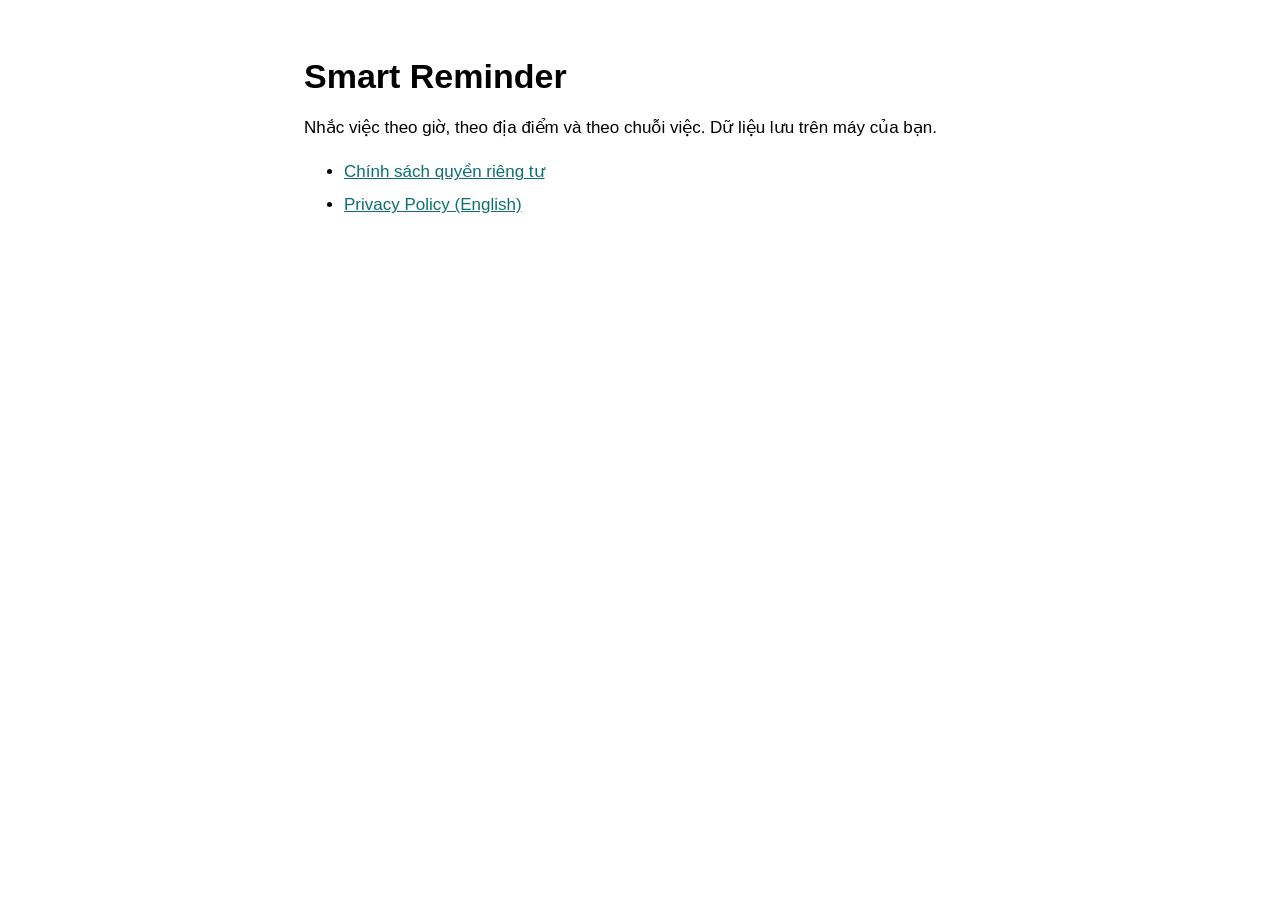
<file: index.html>
<!doctype html>
<html lang="vi">
<head>
<meta charset="utf-8">
<meta name="viewport" content="width=device-width, initial-scale=1">
<title>Smart Reminder</title>
<link rel="stylesheet" href="style.css">
</head>
<body>
<main>
<h1>Smart Reminder</h1>
<p>Nhắc việc theo giờ, theo địa điểm và theo chuỗi việc. Dữ liệu lưu trên máy của bạn.</p>
<ul>
<li><a href="privacy/">Chính sách quyền riêng tư</a></li>
<li><a href="privacy/en.html">Privacy Policy (English)</a></li>
</ul>
</main>
</body>
</html>
</file>
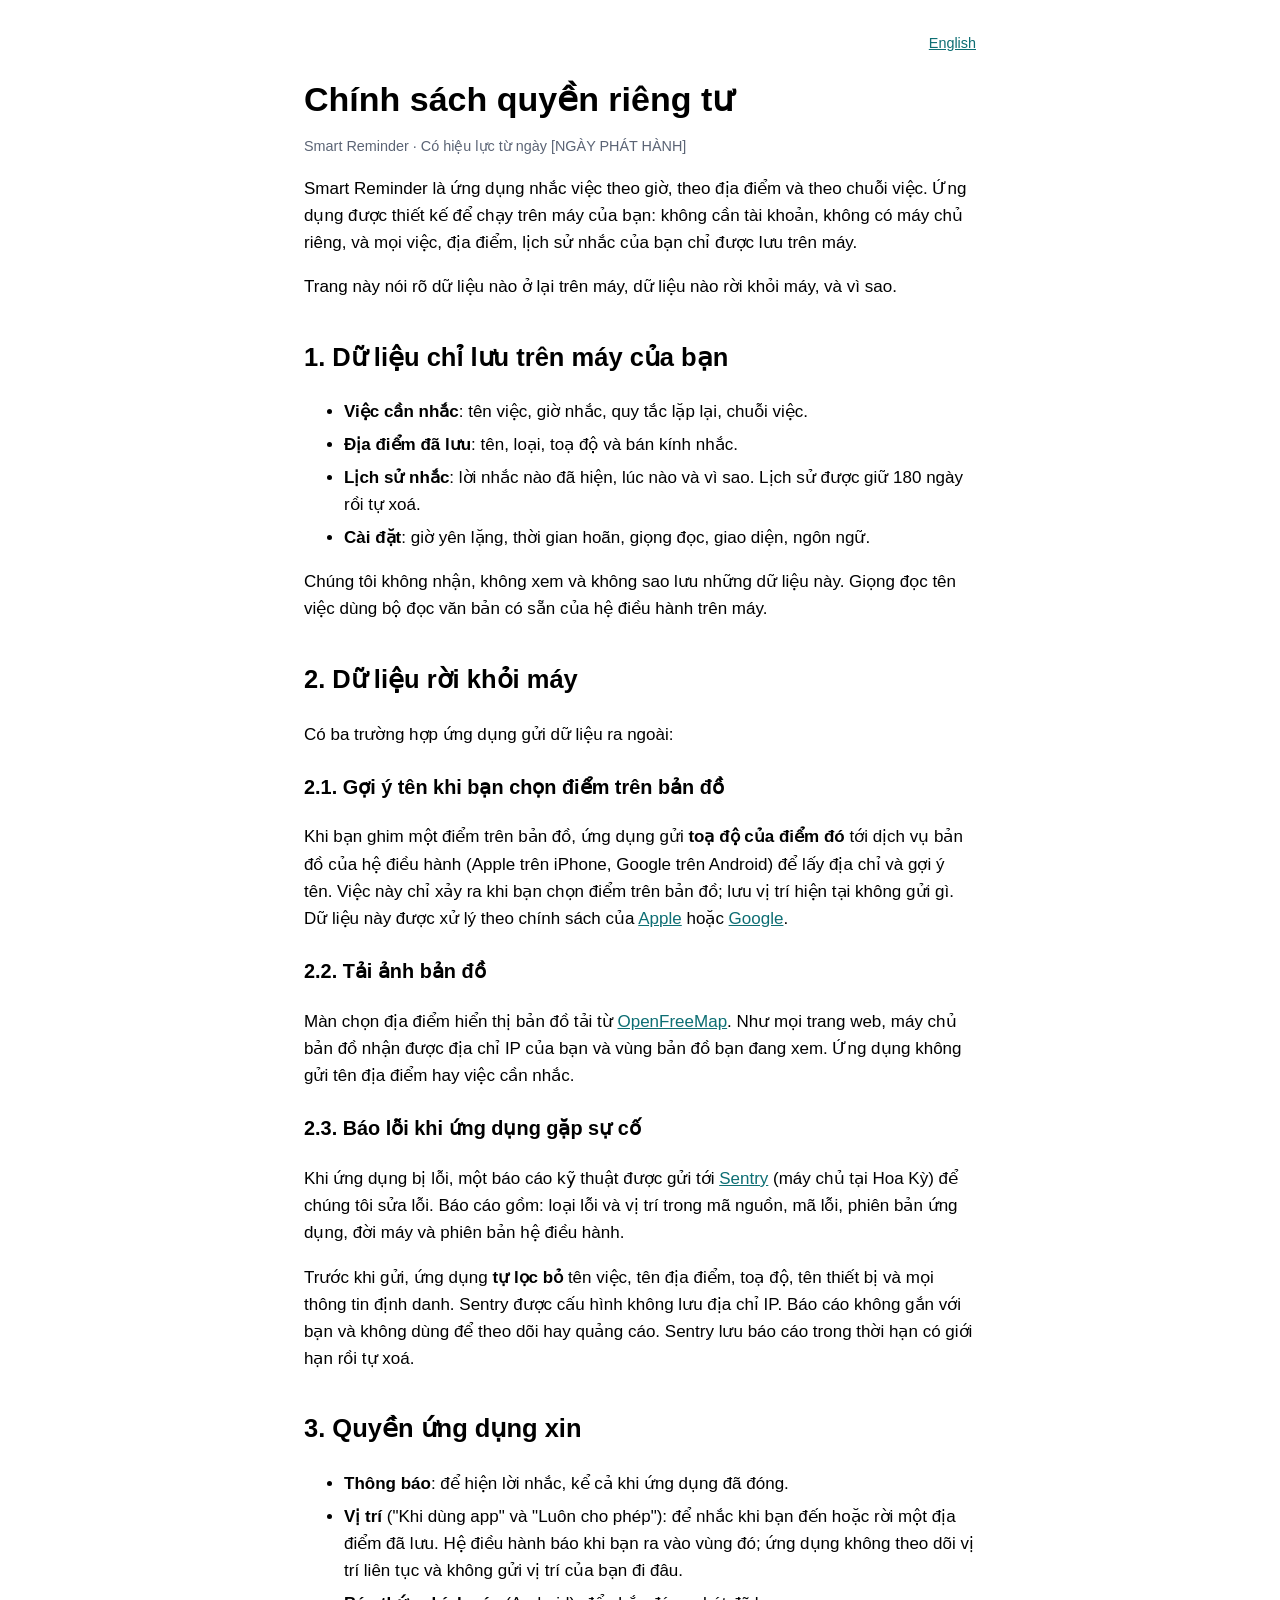
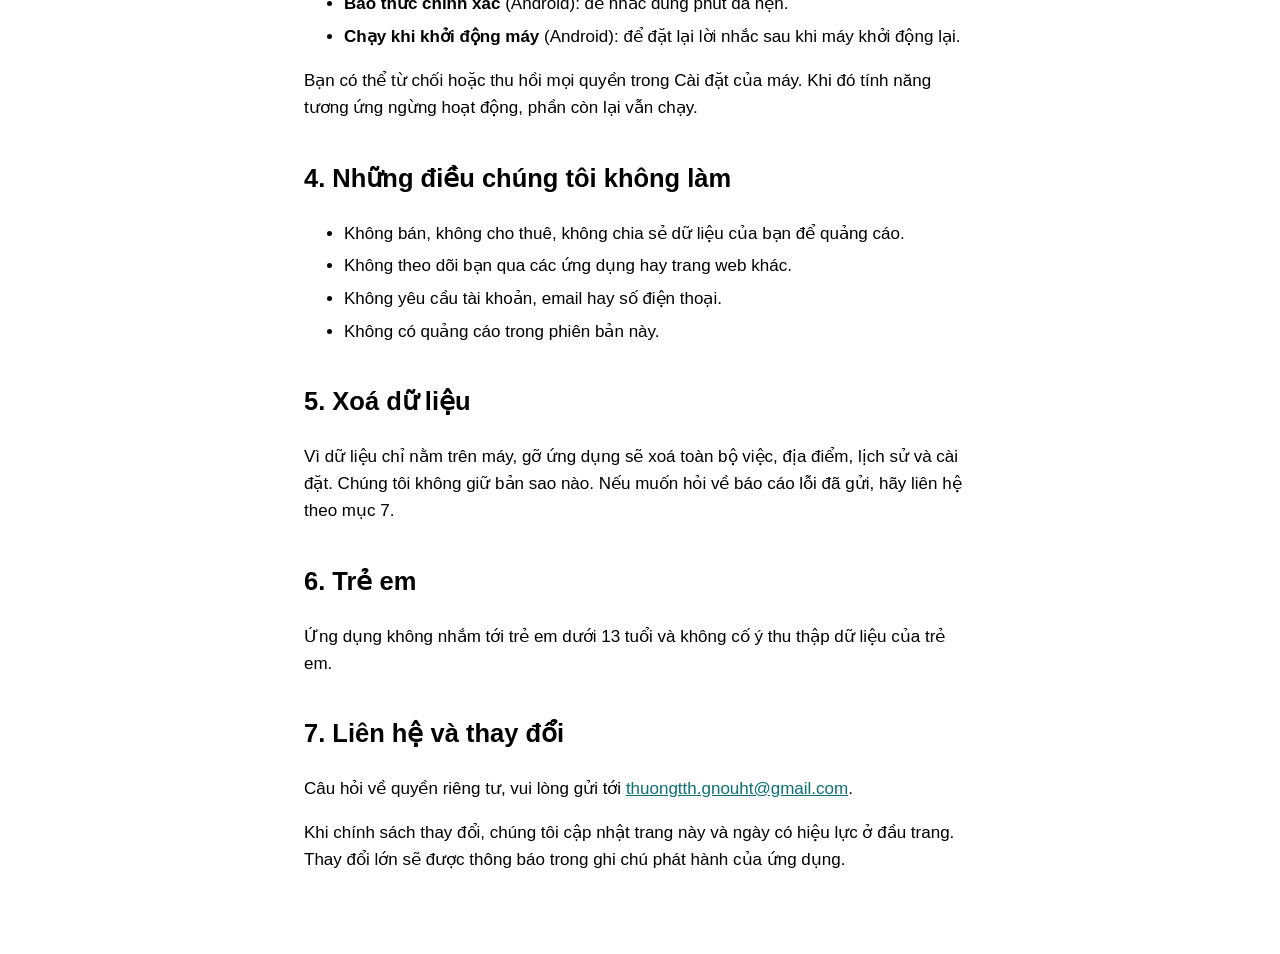
<file: privacy/index.html>
<!doctype html>
<html lang="vi">
<head>
<meta charset="utf-8">
<meta name="viewport" content="width=device-width, initial-scale=1">
<title>Chính sách quyền riêng tư – Smart Reminder</title>
<link rel="stylesheet" href="../style.css">
<link rel="alternate" hreflang="en" href="en.html">
</head>
<body>
<main>
<p class="lang"><a href="en.html" hreflang="en">English</a></p>
<h1>Chính sách quyền riêng tư</h1>
<p class="meta">Smart Reminder · Có hiệu lực từ ngày <!-- TODO: ngày phát hành -->[NGÀY PHÁT HÀNH]</p>

<p>Smart Reminder là ứng dụng nhắc việc theo giờ, theo địa điểm và theo chuỗi việc. Ứng dụng được thiết kế để chạy trên máy của bạn: không cần tài khoản, không có máy chủ riêng, và mọi việc, địa điểm, lịch sử nhắc của bạn chỉ được lưu trên máy.</p>
<p>Trang này nói rõ dữ liệu nào ở lại trên máy, dữ liệu nào rời khỏi máy, và vì sao.</p>

<h2>1. Dữ liệu chỉ lưu trên máy của bạn</h2>
<ul>
<li><strong>Việc cần nhắc</strong>: tên việc, giờ nhắc, quy tắc lặp lại, chuỗi việc.</li>
<li><strong>Địa điểm đã lưu</strong>: tên, loại, toạ độ và bán kính nhắc.</li>
<li><strong>Lịch sử nhắc</strong>: lời nhắc nào đã hiện, lúc nào và vì sao. Lịch sử được giữ 180 ngày rồi tự xoá.</li>
<li><strong>Cài đặt</strong>: giờ yên lặng, thời gian hoãn, giọng đọc, giao diện, ngôn ngữ.</li>
</ul>
<p>Chúng tôi không nhận, không xem và không sao lưu những dữ liệu này. Giọng đọc tên việc dùng bộ đọc văn bản có sẵn của hệ điều hành trên máy.</p>

<h2>2. Dữ liệu rời khỏi máy</h2>
<p>Có ba trường hợp ứng dụng gửi dữ liệu ra ngoài:</p>

<h3>2.1. Gợi ý tên khi bạn chọn điểm trên bản đồ</h3>
<p>Khi bạn ghim một điểm trên bản đồ, ứng dụng gửi <strong>toạ độ của điểm đó</strong> tới dịch vụ bản đồ của hệ điều hành (Apple trên iPhone, Google trên Android) để lấy địa chỉ và gợi ý tên. Việc này chỉ xảy ra khi bạn chọn điểm trên bản đồ; lưu vị trí hiện tại không gửi gì. Dữ liệu này được xử lý theo chính sách của <a href="https://www.apple.com/legal/privacy/">Apple</a> hoặc <a href="https://policies.google.com/privacy">Google</a>.</p>

<h3>2.2. Tải ảnh bản đồ</h3>
<p>Màn chọn địa điểm hiển thị bản đồ tải từ <a href="https://openfreemap.org">OpenFreeMap</a>. Như mọi trang web, máy chủ bản đồ nhận được địa chỉ IP của bạn và vùng bản đồ bạn đang xem. Ứng dụng không gửi tên địa điểm hay việc cần nhắc.</p>

<h3>2.3. Báo lỗi khi ứng dụng gặp sự cố</h3>
<p>Khi ứng dụng bị lỗi, một báo cáo kỹ thuật được gửi tới <a href="https://sentry.io/privacy/">Sentry</a> (máy chủ tại Hoa Kỳ) để chúng tôi sửa lỗi. Báo cáo gồm: loại lỗi và vị trí trong mã nguồn, mã lỗi, phiên bản ứng dụng, đời máy và phiên bản hệ điều hành.</p>
<p>Trước khi gửi, ứng dụng <strong>tự lọc bỏ</strong> tên việc, tên địa điểm, toạ độ, tên thiết bị và mọi thông tin định danh. Sentry được cấu hình không lưu địa chỉ IP. Báo cáo không gắn với bạn và không dùng để theo dõi hay quảng cáo. Sentry lưu báo cáo trong thời hạn có giới hạn rồi tự xoá.</p>

<h2>3. Quyền ứng dụng xin</h2>
<ul>
<li><strong>Thông báo</strong>: để hiện lời nhắc, kể cả khi ứng dụng đã đóng.</li>
<li><strong>Vị trí</strong> ("Khi dùng app" và "Luôn cho phép"): để nhắc khi bạn đến hoặc rời một địa điểm đã lưu. Hệ điều hành báo khi bạn ra vào vùng đó; ứng dụng không theo dõi vị trí liên tục và không gửi vị trí của bạn đi đâu.</li>
<li><strong>Báo thức chính xác</strong> (Android): để nhắc đúng phút đã hẹn.</li>
<li><strong>Chạy khi khởi động máy</strong> (Android): để đặt lại lời nhắc sau khi máy khởi động lại.</li>
</ul>
<p>Bạn có thể từ chối hoặc thu hồi mọi quyền trong Cài đặt của máy. Khi đó tính năng tương ứng ngừng hoạt động, phần còn lại vẫn chạy.</p>

<h2>4. Những điều chúng tôi không làm</h2>
<ul>
<li>Không bán, không cho thuê, không chia sẻ dữ liệu của bạn để quảng cáo.</li>
<li>Không theo dõi bạn qua các ứng dụng hay trang web khác.</li>
<li>Không yêu cầu tài khoản, email hay số điện thoại.</li>
<li>Không có quảng cáo trong phiên bản này.</li>
</ul>

<h2>5. Xoá dữ liệu</h2>
<p>Vì dữ liệu chỉ nằm trên máy, gỡ ứng dụng sẽ xoá toàn bộ việc, địa điểm, lịch sử và cài đặt. Chúng tôi không giữ bản sao nào. Nếu muốn hỏi về báo cáo lỗi đã gửi, hãy liên hệ theo mục 7.</p>

<h2>6. Trẻ em</h2>
<p>Ứng dụng không nhắm tới trẻ em dưới 13 tuổi và không cố ý thu thập dữ liệu của trẻ em.</p>

<h2>7. Liên hệ và thay đổi</h2>
<p>Câu hỏi về quyền riêng tư, vui lòng gửi tới <a href="mailto:thuongtth.gnouht@gmail.com">thuongtth.gnouht@gmail.com</a>.</p>
<p>Khi chính sách thay đổi, chúng tôi cập nhật trang này và ngày có hiệu lực ở đầu trang. Thay đổi lớn sẽ được thông báo trong ghi chú phát hành của ứng dụng.</p>
</main>
</body>
</html>
</file>
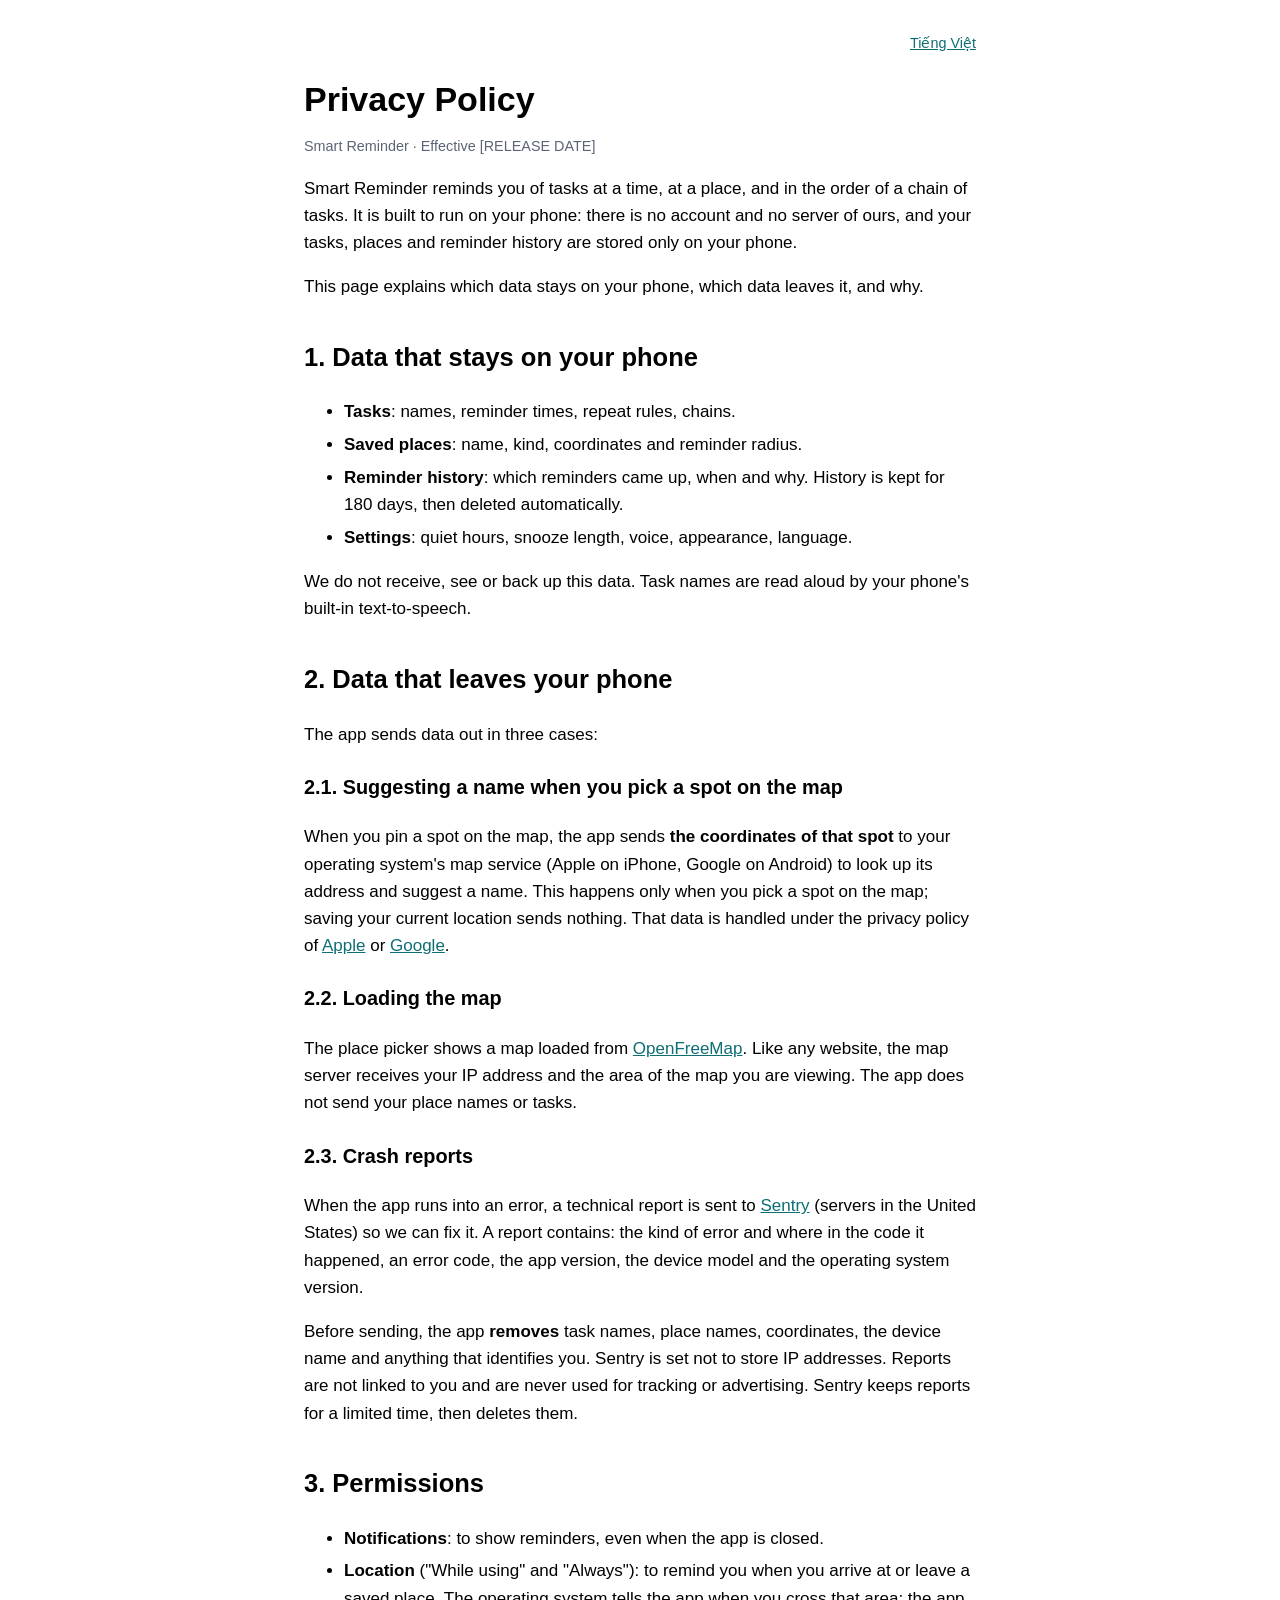
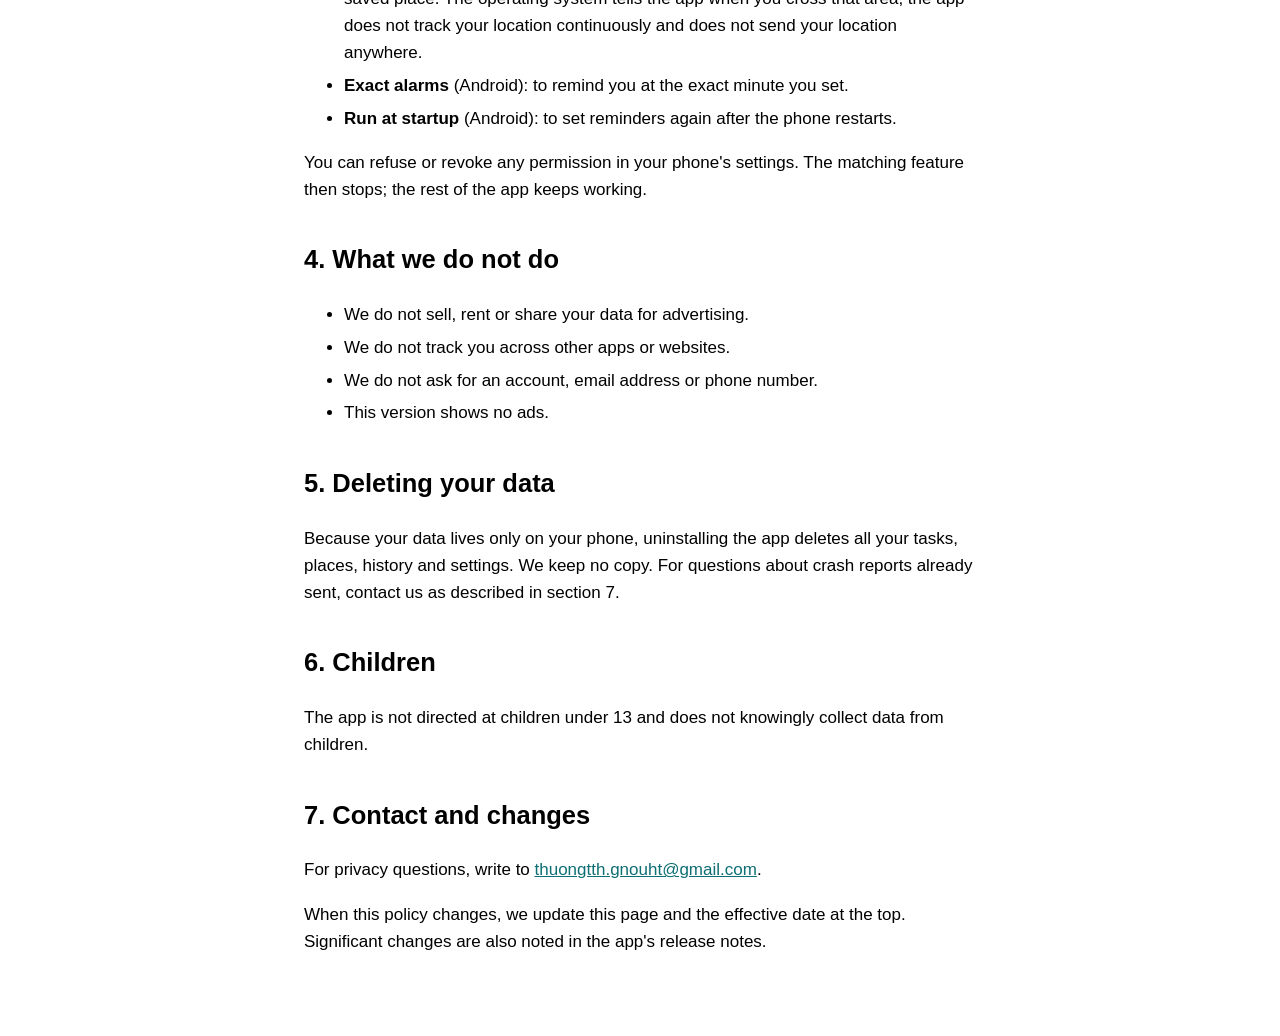
<file: privacy/en.html>
<!doctype html>
<html lang="en">
<head>
<meta charset="utf-8">
<meta name="viewport" content="width=device-width, initial-scale=1">
<title>Privacy Policy – Smart Reminder</title>
<link rel="stylesheet" href="../style.css">
<link rel="alternate" hreflang="vi" href="./">
</head>
<body>
<main>
<p class="lang"><a href="./" hreflang="vi">Tiếng Việt</a></p>
<h1>Privacy Policy</h1>
<p class="meta">Smart Reminder · Effective <!-- TODO: release date -->[RELEASE DATE]</p>

<p>Smart Reminder reminds you of tasks at a time, at a place, and in the order of a chain of tasks. It is built to run on your phone: there is no account and no server of ours, and your tasks, places and reminder history are stored only on your phone.</p>
<p>This page explains which data stays on your phone, which data leaves it, and why.</p>

<h2>1. Data that stays on your phone</h2>
<ul>
<li><strong>Tasks</strong>: names, reminder times, repeat rules, chains.</li>
<li><strong>Saved places</strong>: name, kind, coordinates and reminder radius.</li>
<li><strong>Reminder history</strong>: which reminders came up, when and why. History is kept for 180 days, then deleted automatically.</li>
<li><strong>Settings</strong>: quiet hours, snooze length, voice, appearance, language.</li>
</ul>
<p>We do not receive, see or back up this data. Task names are read aloud by your phone's built-in text-to-speech.</p>

<h2>2. Data that leaves your phone</h2>
<p>The app sends data out in three cases:</p>

<h3>2.1. Suggesting a name when you pick a spot on the map</h3>
<p>When you pin a spot on the map, the app sends <strong>the coordinates of that spot</strong> to your operating system's map service (Apple on iPhone, Google on Android) to look up its address and suggest a name. This happens only when you pick a spot on the map; saving your current location sends nothing. That data is handled under the privacy policy of <a href="https://www.apple.com/legal/privacy/">Apple</a> or <a href="https://policies.google.com/privacy">Google</a>.</p>

<h3>2.2. Loading the map</h3>
<p>The place picker shows a map loaded from <a href="https://openfreemap.org">OpenFreeMap</a>. Like any website, the map server receives your IP address and the area of the map you are viewing. The app does not send your place names or tasks.</p>

<h3>2.3. Crash reports</h3>
<p>When the app runs into an error, a technical report is sent to <a href="https://sentry.io/privacy/">Sentry</a> (servers in the United States) so we can fix it. A report contains: the kind of error and where in the code it happened, an error code, the app version, the device model and the operating system version.</p>
<p>Before sending, the app <strong>removes</strong> task names, place names, coordinates, the device name and anything that identifies you. Sentry is set not to store IP addresses. Reports are not linked to you and are never used for tracking or advertising. Sentry keeps reports for a limited time, then deletes them.</p>

<h2>3. Permissions</h2>
<ul>
<li><strong>Notifications</strong>: to show reminders, even when the app is closed.</li>
<li><strong>Location</strong> ("While using" and "Always"): to remind you when you arrive at or leave a saved place. The operating system tells the app when you cross that area; the app does not track your location continuously and does not send your location anywhere.</li>
<li><strong>Exact alarms</strong> (Android): to remind you at the exact minute you set.</li>
<li><strong>Run at startup</strong> (Android): to set reminders again after the phone restarts.</li>
</ul>
<p>You can refuse or revoke any permission in your phone's settings. The matching feature then stops; the rest of the app keeps working.</p>

<h2>4. What we do not do</h2>
<ul>
<li>We do not sell, rent or share your data for advertising.</li>
<li>We do not track you across other apps or websites.</li>
<li>We do not ask for an account, email address or phone number.</li>
<li>This version shows no ads.</li>
</ul>

<h2>5. Deleting your data</h2>
<p>Because your data lives only on your phone, uninstalling the app deletes all your tasks, places, history and settings. We keep no copy. For questions about crash reports already sent, contact us as described in section 7.</p>

<h2>6. Children</h2>
<p>The app is not directed at children under 13 and does not knowingly collect data from children.</p>

<h2>7. Contact and changes</h2>
<p>For privacy questions, write to <a href="mailto:thuongtth.gnouht@gmail.com">thuongtth.gnouht@gmail.com</a>.</p>
<p>When this policy changes, we update this page and the effective date at the top. Significant changes are also noted in the app's release notes.</p>
</main>
</body>
</html>
</file>
<file: style.css>
/* Plain, readable pages for the store links; colours follow the app's teal primary. */
:root { color-scheme: light dark; --primary: #0D6E73; --muted: #5B6475; }
@media (prefers-color-scheme: dark) { :root { --primary: #5EC4C9; --muted: #9AA3B5; } }
body { margin: 0; font: 17px/1.6 -apple-system, BlinkMacSystemFont, "Segoe UI", Roboto, sans-serif; }
main { max-width: 42rem; margin: 0 auto; padding: 2rem 1.25rem 4rem; }
h1 { line-height: 1.25; margin-bottom: 0.25rem; }
h2 { margin-top: 2.25rem; }
h3 { margin-top: 1.5rem; }
a { color: var(--primary); }
.meta, .lang { color: var(--muted); font-size: 0.9rem; }
.lang { text-align: right; margin: 0; }
li { margin: 0.35rem 0; }
</file>
